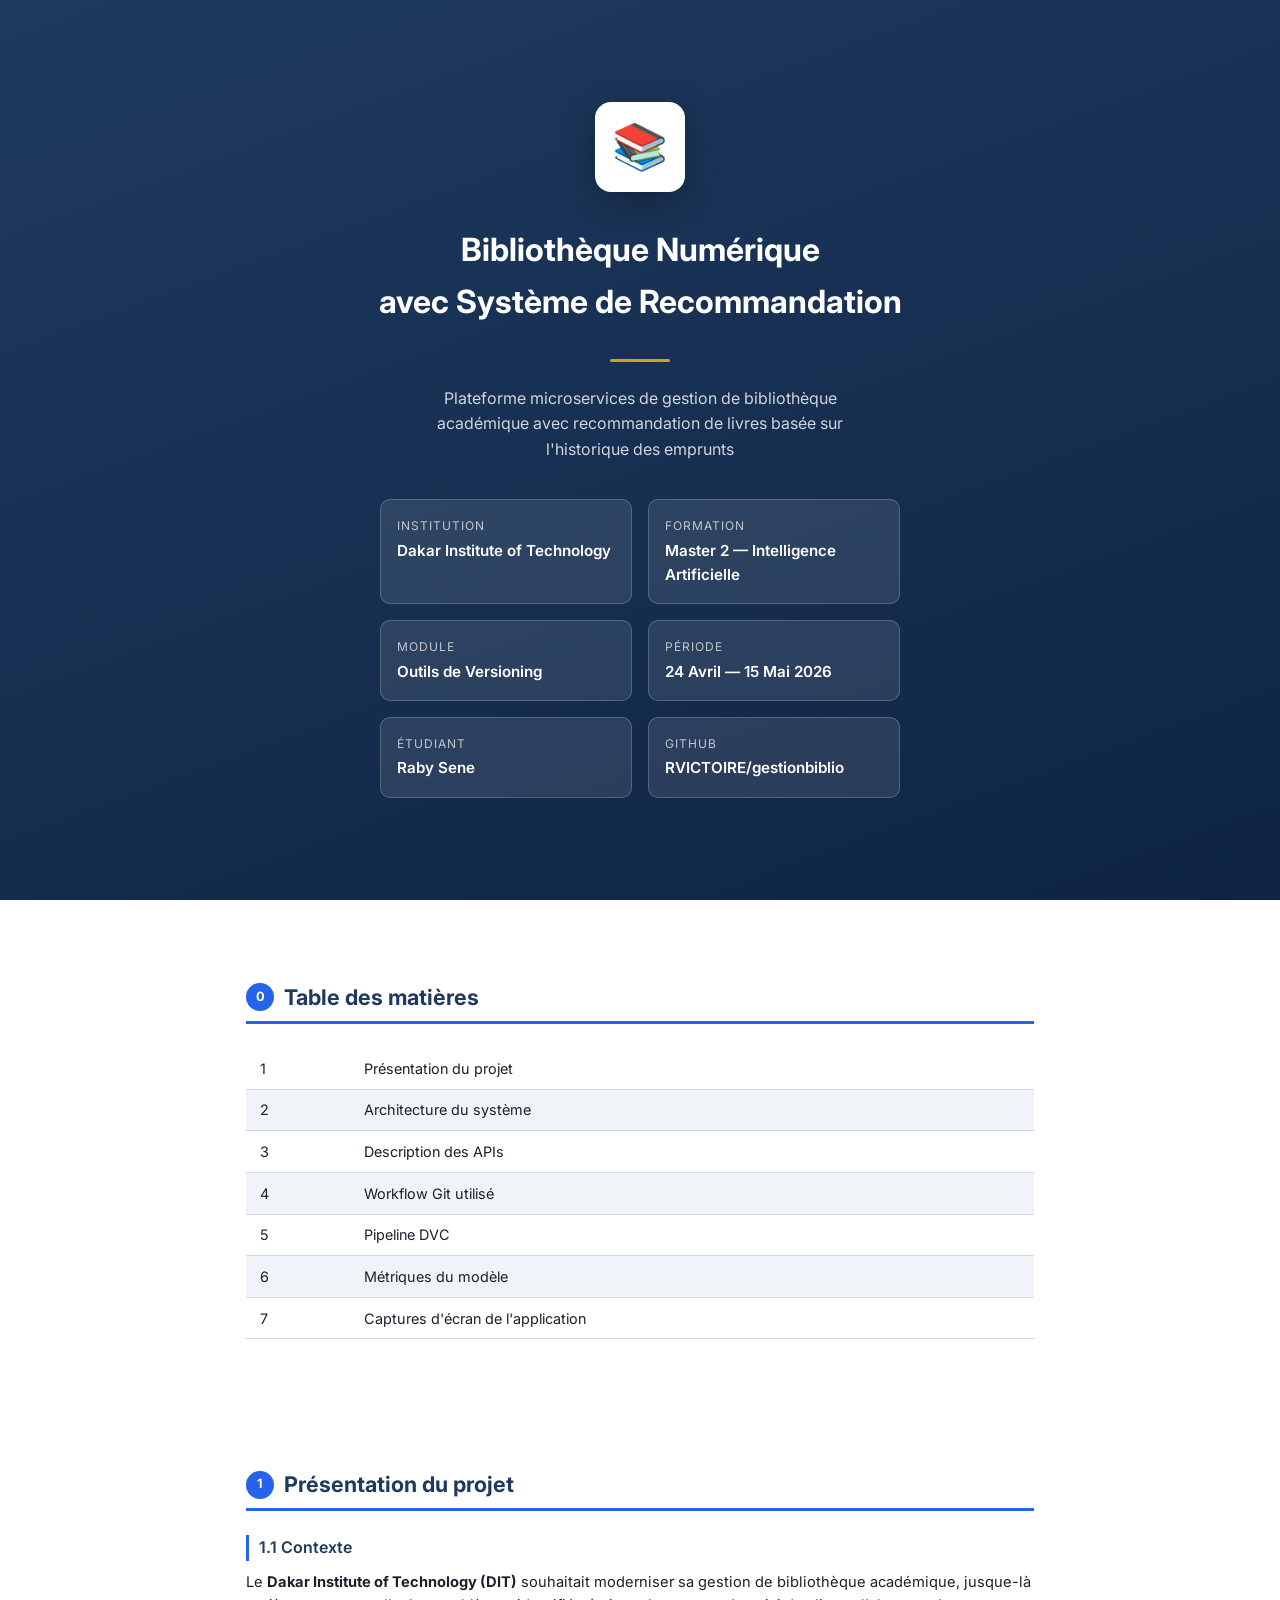
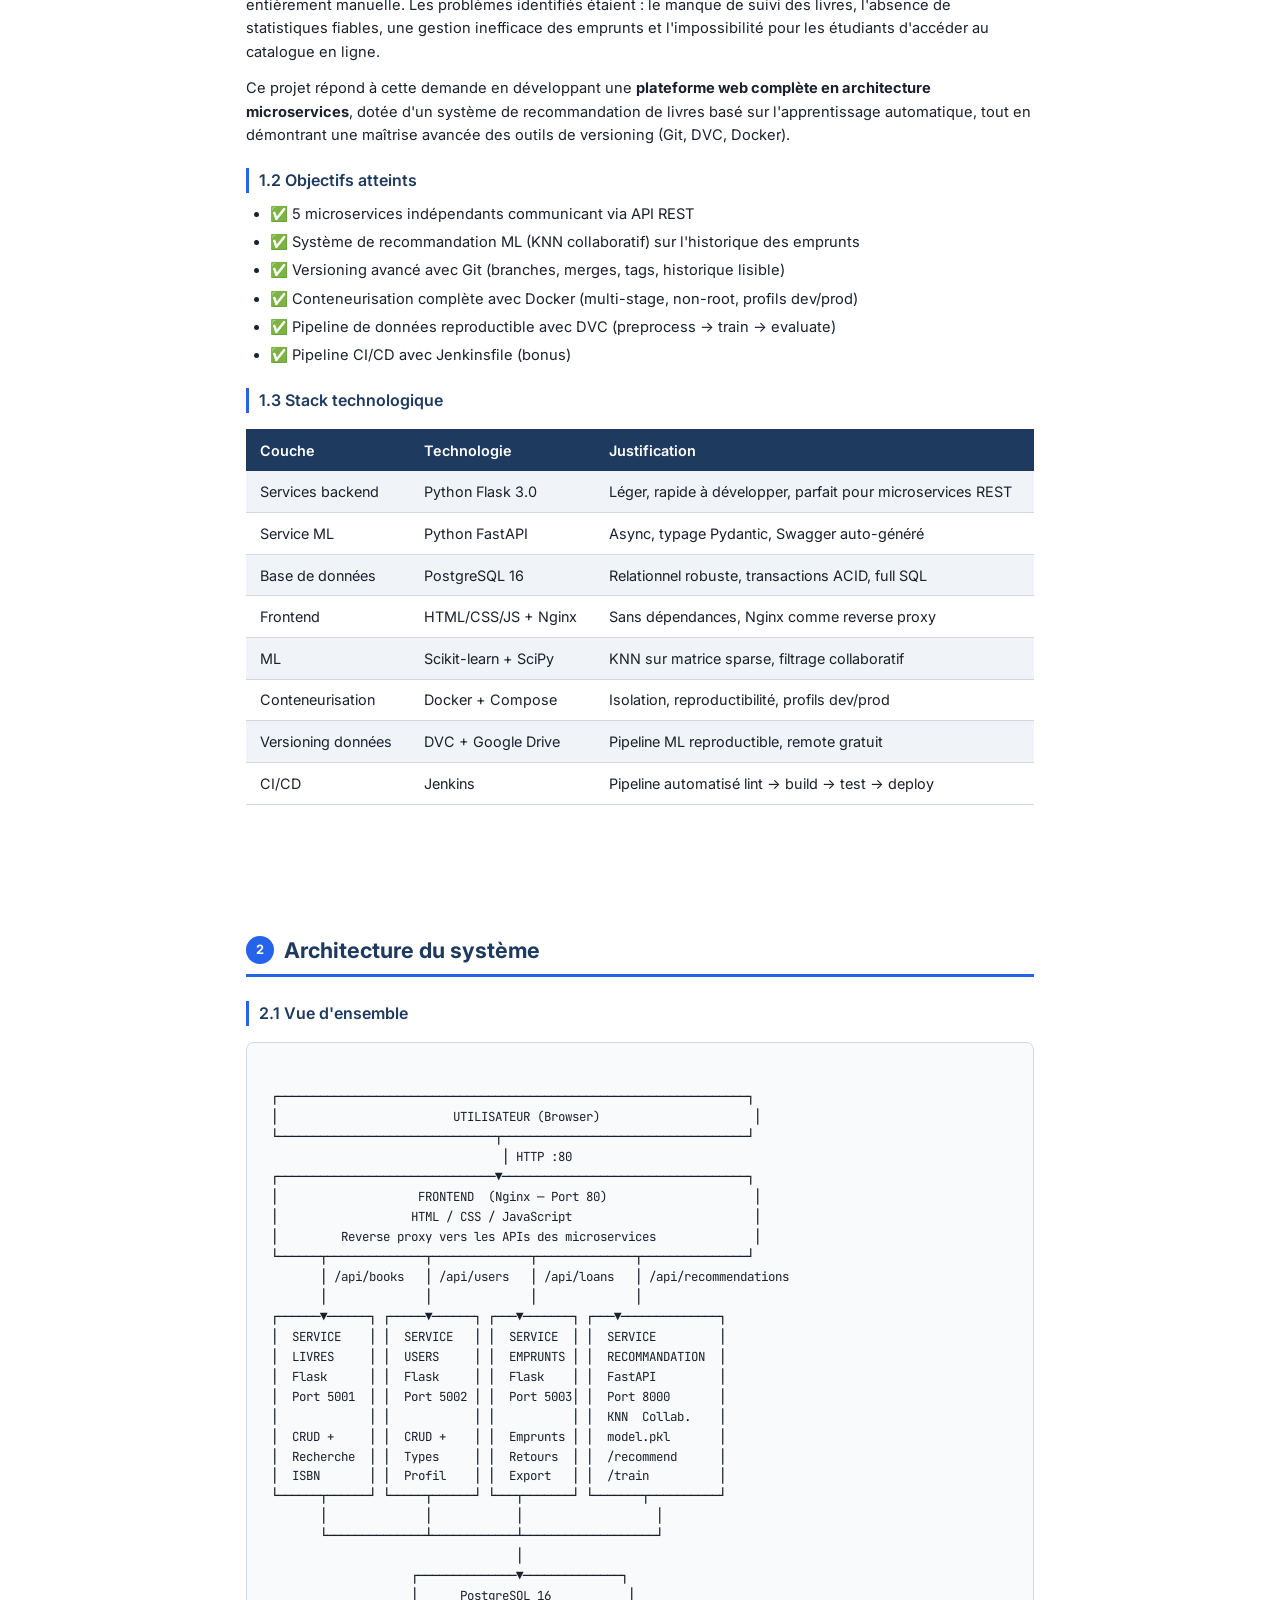
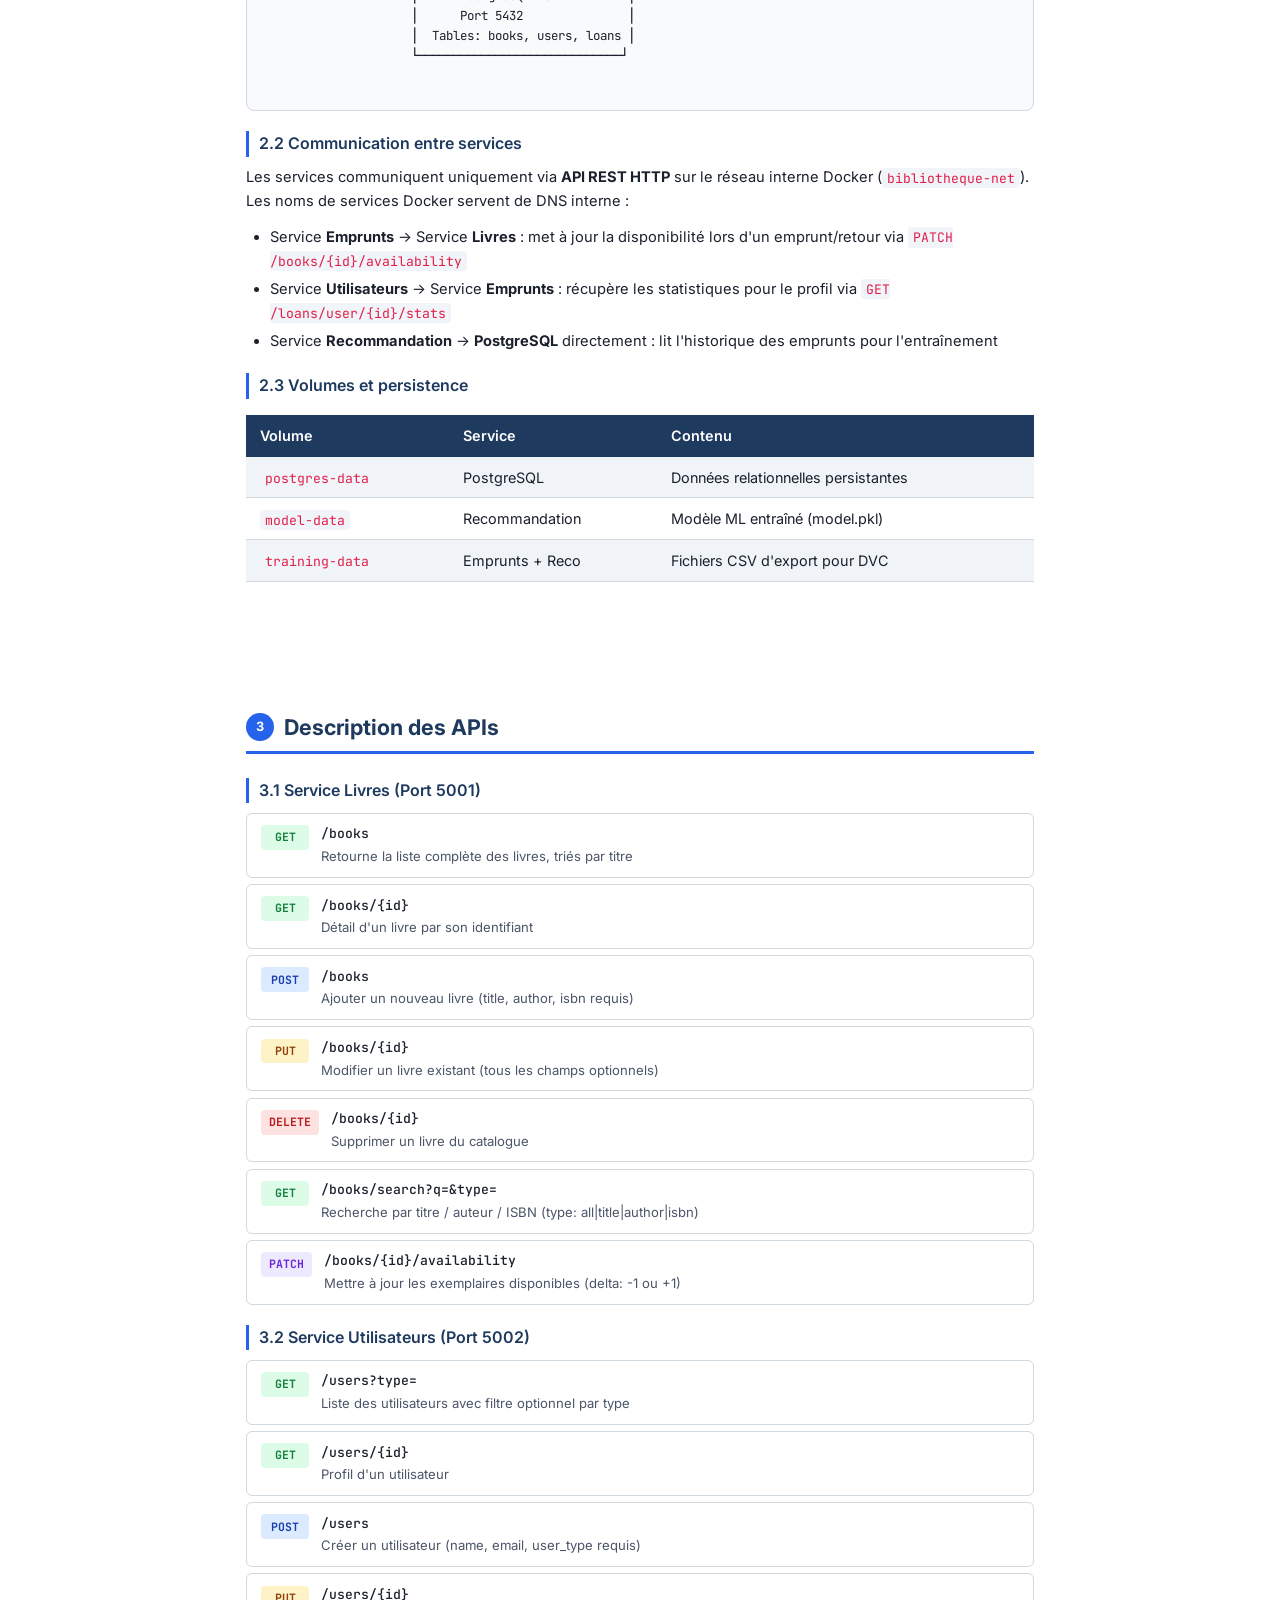
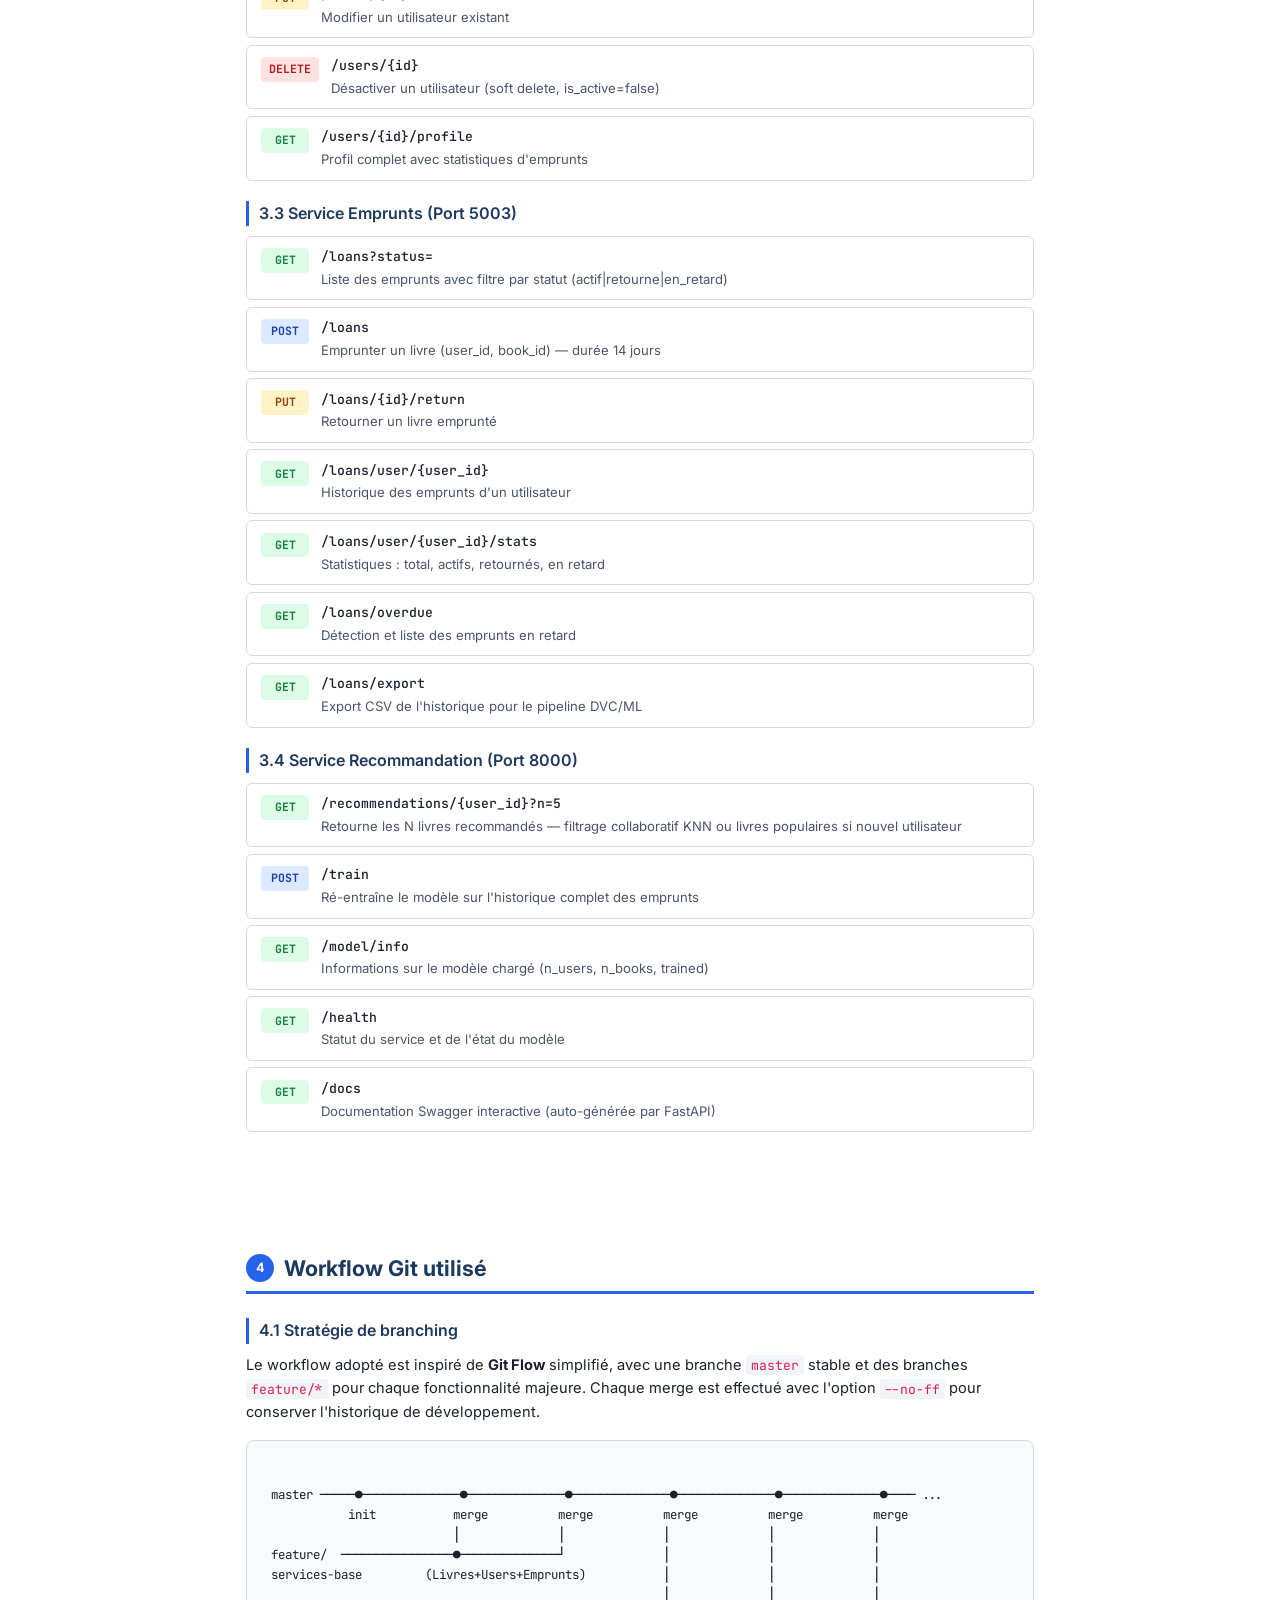
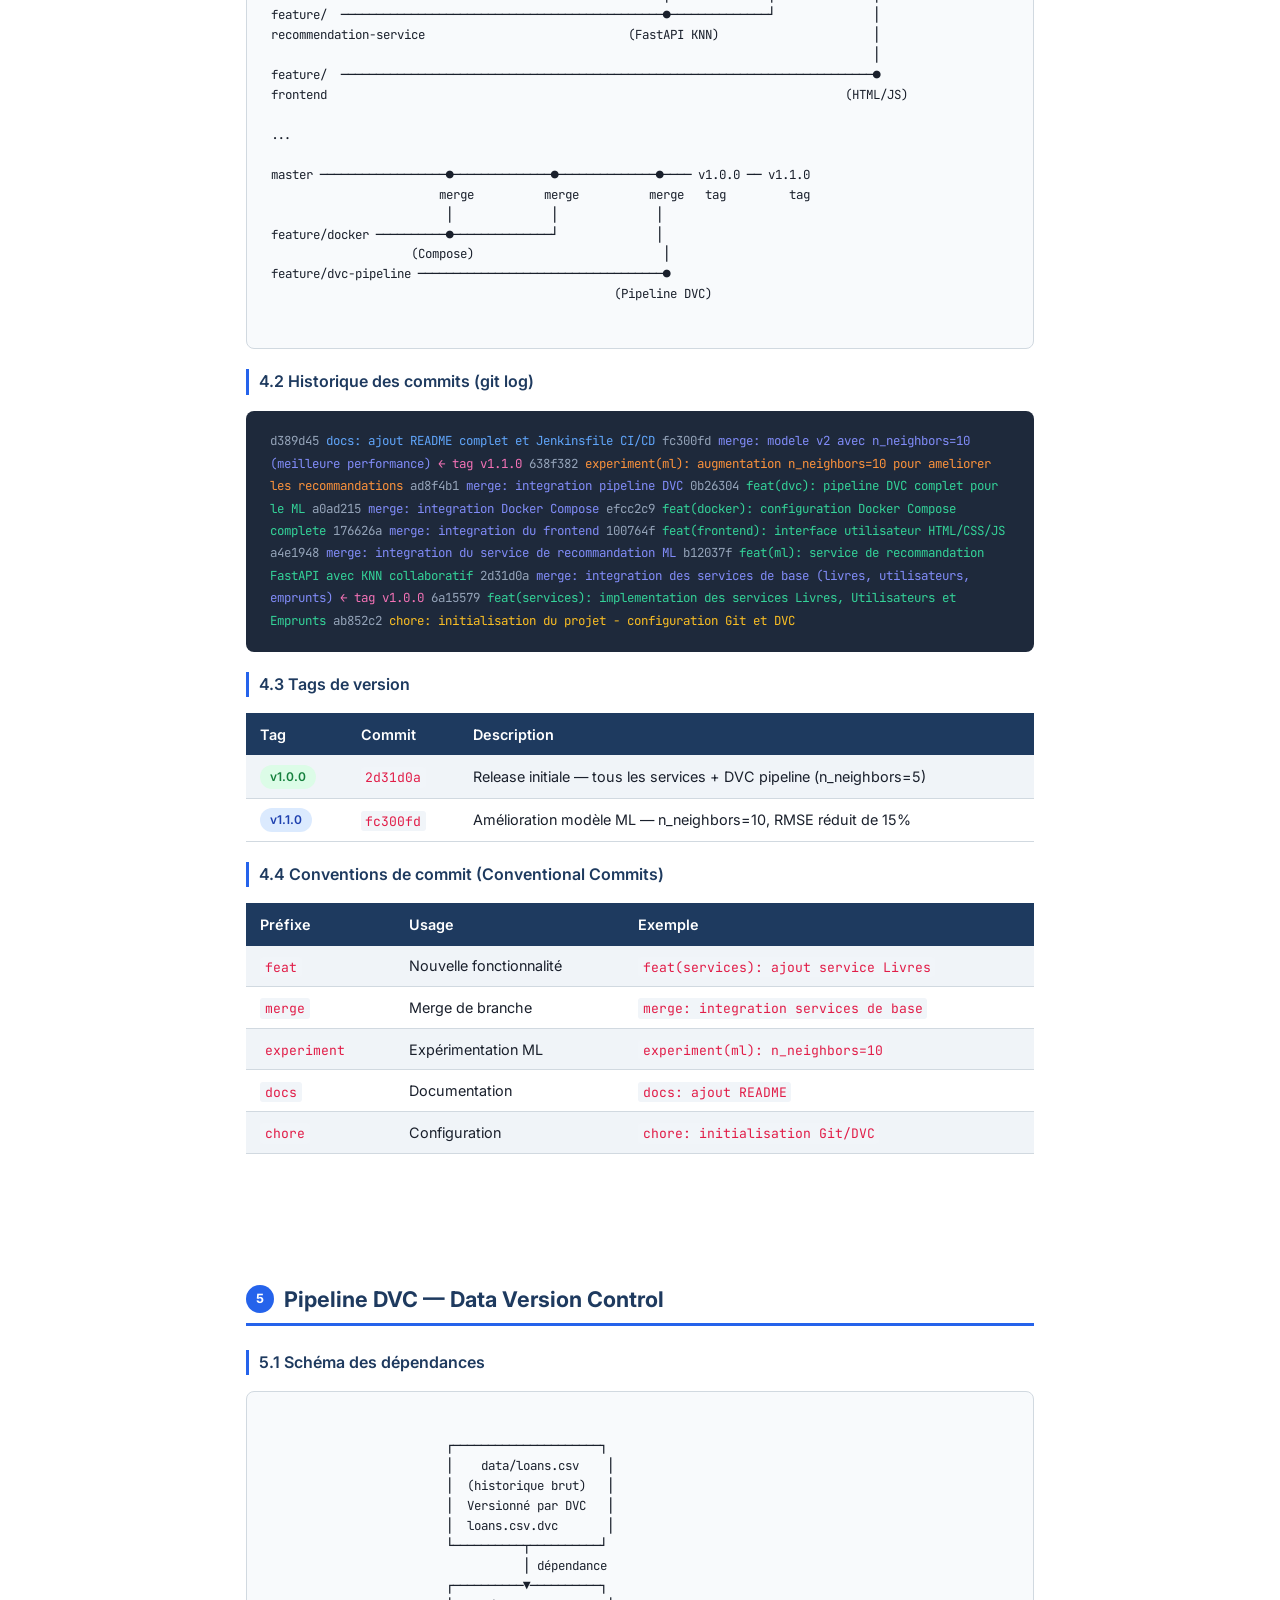
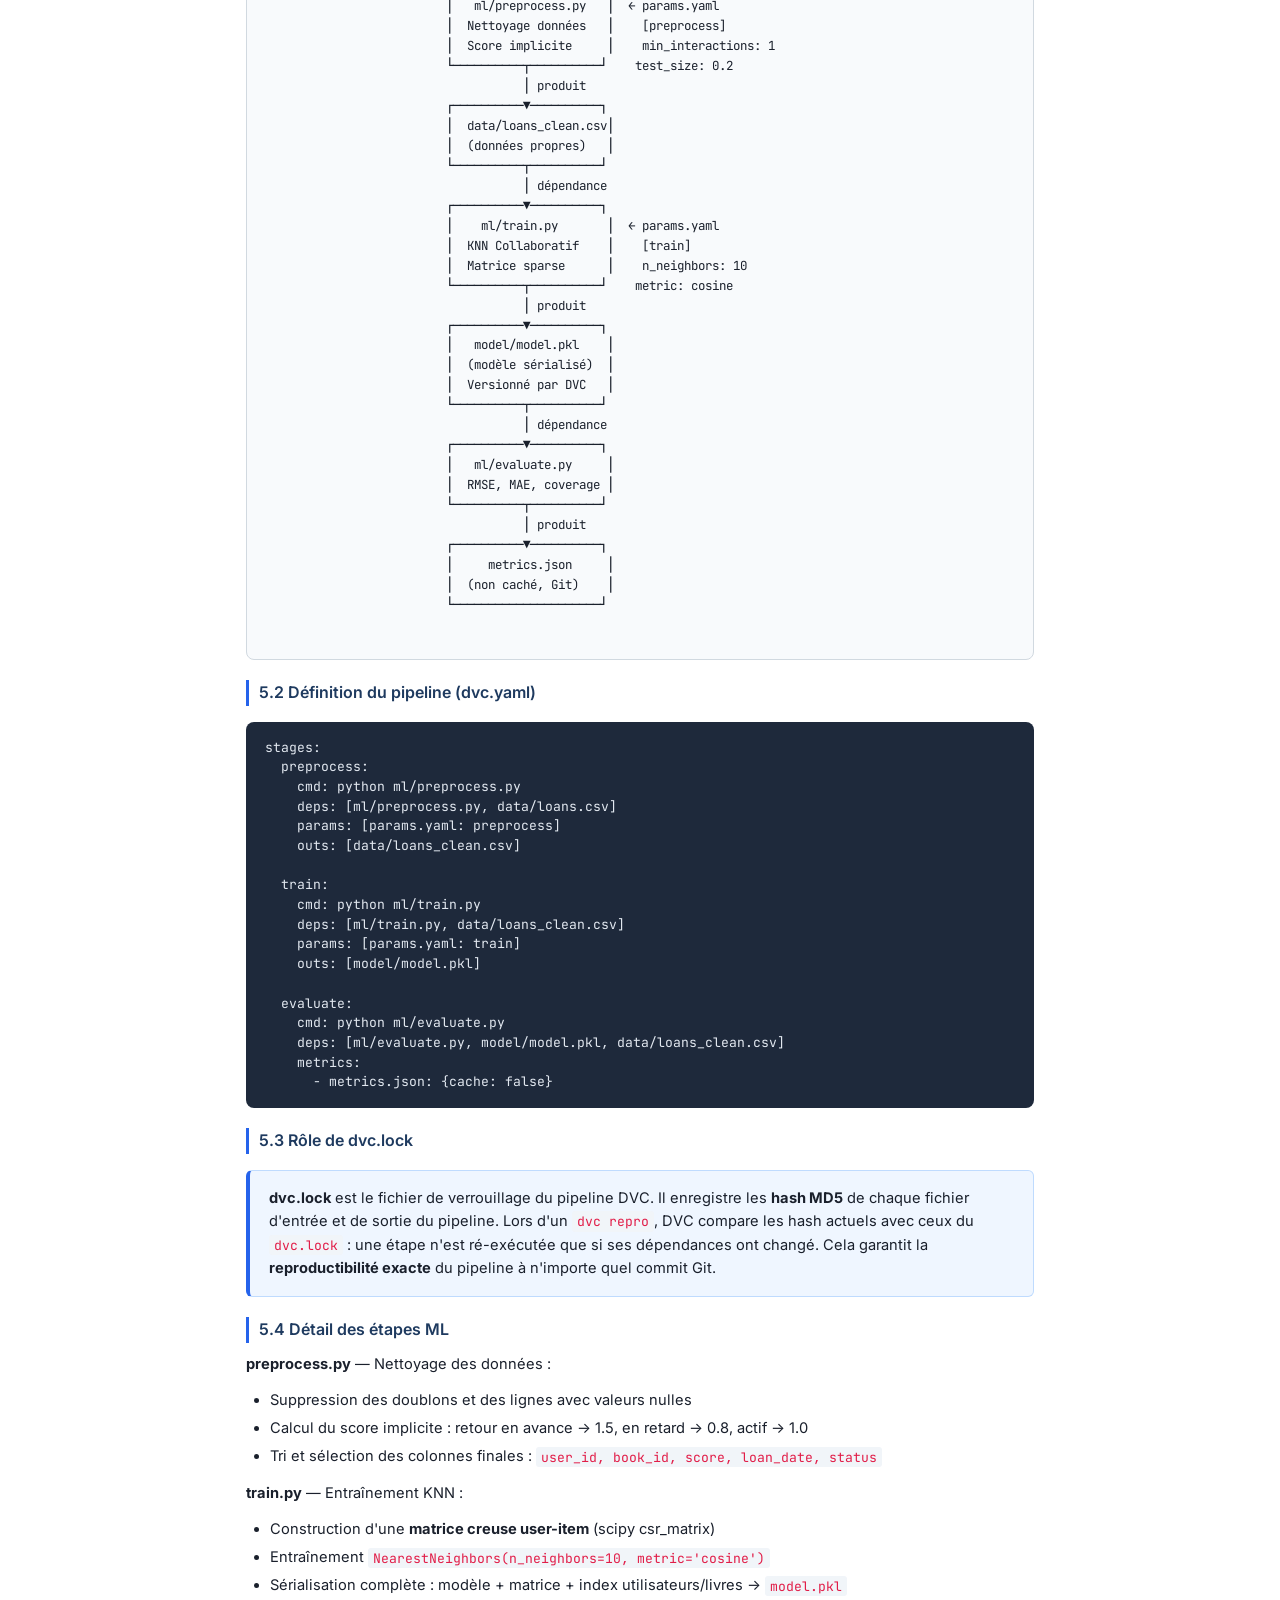
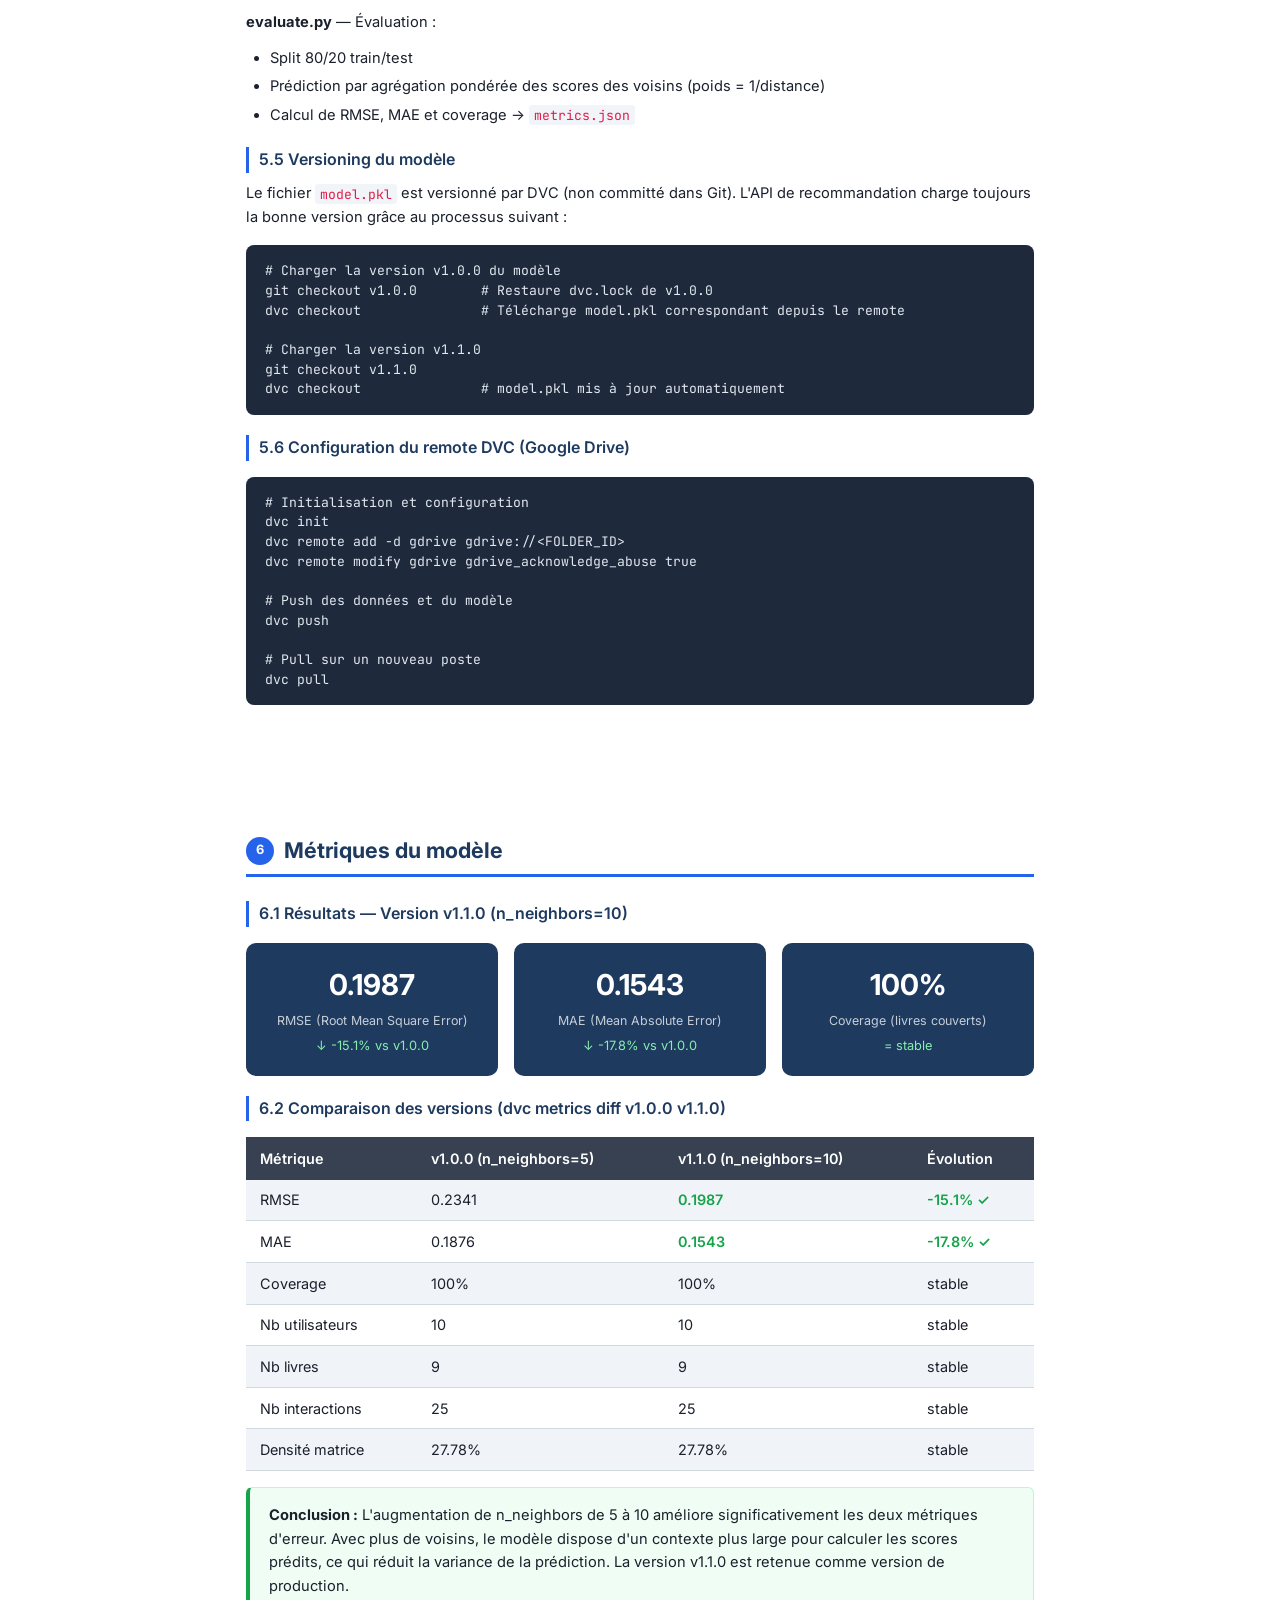
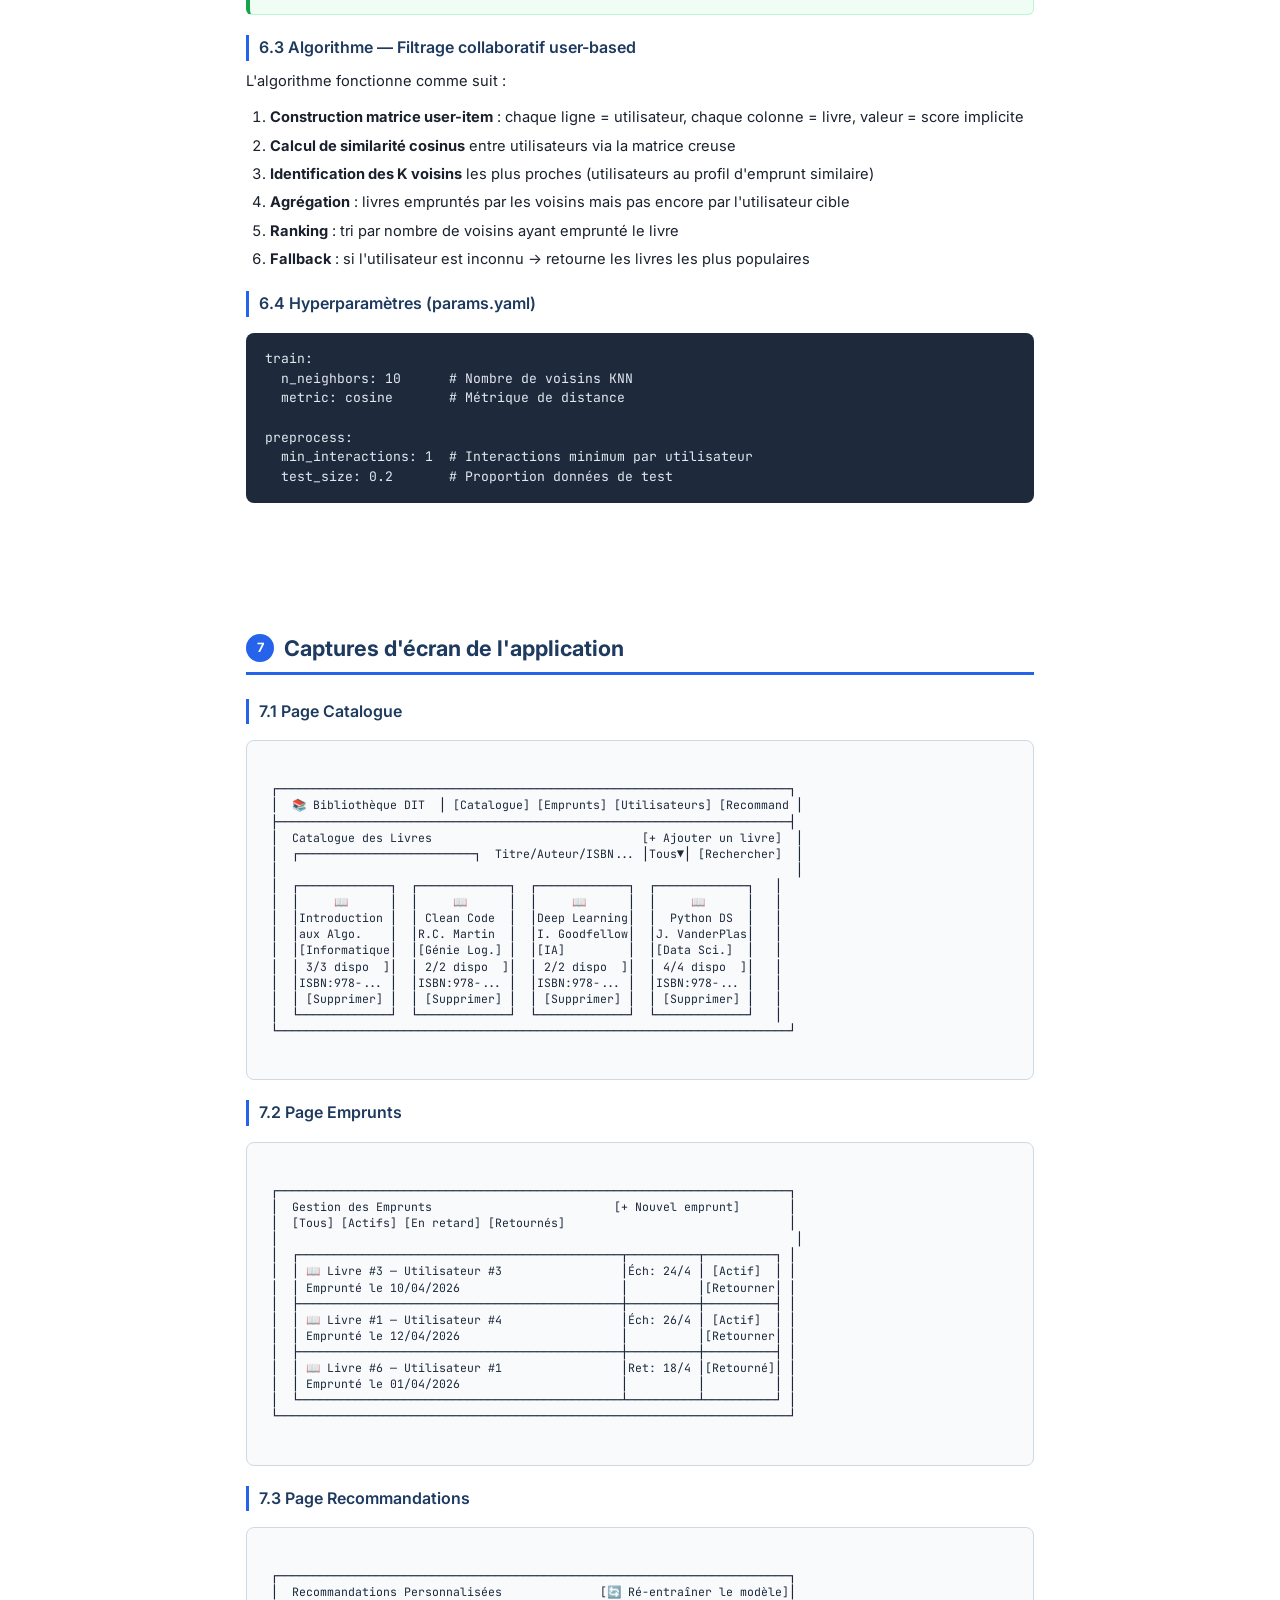
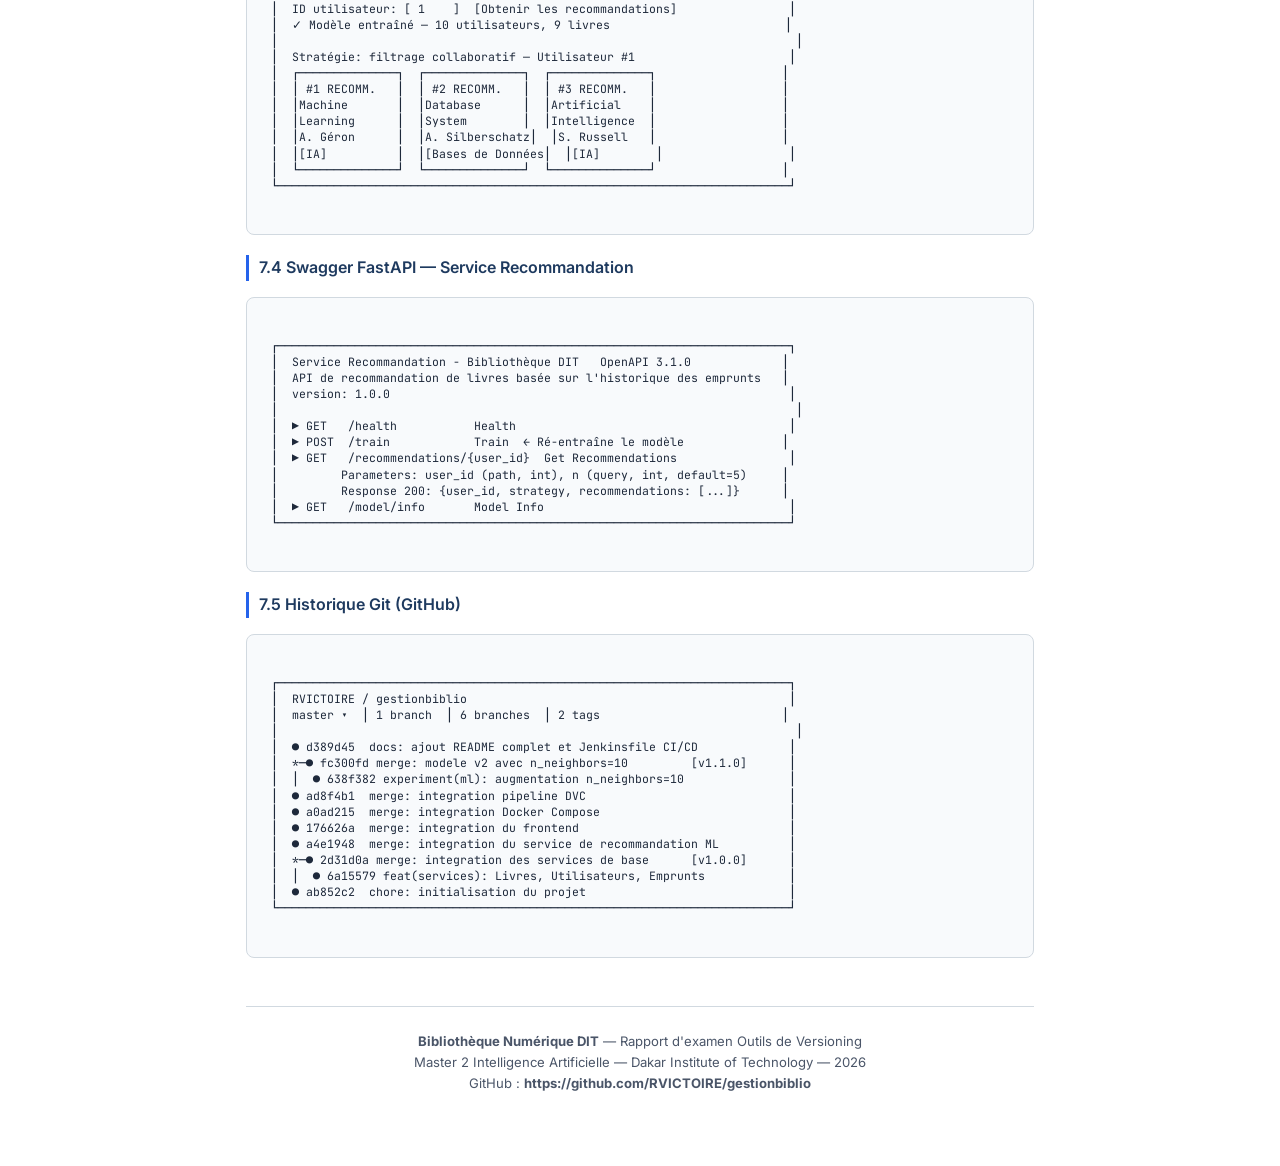
<file: rapport.html>
<!DOCTYPE html>
<html lang="fr">
<head>
<meta charset="UTF-8">
<meta name="viewport" content="width=device-width, initial-scale=1.0">
<title>Rapport — Bibliothèque Numérique DIT</title>
<style>
  @import url('https://fonts.googleapis.com/css2?family=Inter:wght@300;400;500;600;700&family=JetBrains+Mono:wght@400;500&display=swap');

  :root {
    --primary: #1e3a5f;
    --accent:  #2563eb;
    --gold:    #d4a017;
    --light:   #f0f4f8;
    --border:  #d1d9e0;
    --text:    #1a202c;
    --muted:   #4a5568;
    --code-bg: #1e293b;
  }

  * { box-sizing: border-box; margin: 0; padding: 0; }

  body {
    font-family: 'Inter', sans-serif;
    color: var(--text);
    background: white;
    font-size: 11pt;
    line-height: 1.6;
  }

  /* ── PAGE DE GARDE ── */
  .cover {
    height: 100vh;
    display: flex;
    flex-direction: column;
    align-items: center;
    justify-content: center;
    background: linear-gradient(160deg, var(--primary) 0%, #0f2444 100%);
    color: white;
    text-align: center;
    padding: 3rem;
    page-break-after: always;
  }
  .cover .logo-box {
    width: 90px; height: 90px;
    background: white;
    border-radius: 16px;
    display: flex; align-items: center; justify-content: center;
    font-size: 2.8rem;
    margin-bottom: 2rem;
    box-shadow: 0 8px 32px rgba(0,0,0,.3);
  }
  .cover h1 { font-size: 2rem; font-weight: 700; margin-bottom: .5rem; }
  .cover h2 { font-size: 1.2rem; font-weight: 400; opacity: .85; margin-bottom: 2.5rem; }
  .cover .meta-grid {
    display: grid; grid-template-columns: 1fr 1fr;
    gap: 1rem; max-width: 520px; width: 100%; margin-top: 1.5rem;
  }
  .cover .meta-item {
    background: rgba(255,255,255,.1);
    border: 1px solid rgba(255,255,255,.2);
    border-radius: 10px; padding: 1rem;
    text-align: left;
  }
  .cover .meta-item .label { font-size: .75rem; opacity: .7; text-transform: uppercase; letter-spacing: .08em; }
  .cover .meta-item .value { font-size: .95rem; font-weight: 600; margin-top: .2rem; }
  .cover .divider {
    width: 60px; height: 3px;
    background: var(--gold); border-radius: 2px;
    margin: 1.5rem auto;
  }
  .cover .subtitle {
    font-size: 1rem; opacity: .8; max-width: 480px;
  }

  /* ── LAYOUT ── */
  .page { padding: 3rem 3.5rem; max-width: 900px; margin: 0 auto; }
  .page-break { page-break-before: always; padding-top: 2rem; }

  /* ── SECTION TITRES ── */
  .section-title {
    font-size: 1.35rem; font-weight: 700; color: var(--primary);
    border-bottom: 3px solid var(--accent);
    padding-bottom: .4rem; margin-bottom: 1.5rem; margin-top: 2rem;
    display: flex; align-items: center; gap: .6rem;
  }
  .section-title .num {
    background: var(--accent); color: white;
    width: 28px; height: 28px; border-radius: 50%;
    display: flex; align-items: center; justify-content: center;
    font-size: .8rem; font-weight: 700; flex-shrink: 0;
  }
  .sub-title {
    font-size: 1rem; font-weight: 600; color: var(--primary);
    margin: 1.25rem 0 .6rem; border-left: 3px solid var(--accent);
    padding-left: .6rem;
  }

  p { margin-bottom: .8rem; }
  ul, ol { padding-left: 1.5rem; margin-bottom: .8rem; }
  li { margin-bottom: .3rem; }

  /* ── BOITES ── */
  .info-box {
    background: #eff6ff; border: 1px solid #bfdbfe;
    border-left: 4px solid var(--accent);
    border-radius: 6px; padding: 1rem 1.2rem; margin: 1rem 0;
  }
  .success-box {
    background: #f0fdf4; border: 1px solid #bbf7d0;
    border-left: 4px solid #16a34a;
    border-radius: 6px; padding: 1rem 1.2rem; margin: 1rem 0;
  }
  .warning-box {
    background: #fffbeb; border: 1px solid #fde68a;
    border-left: 4px solid #d97706;
    border-radius: 6px; padding: 1rem 1.2rem; margin: 1rem 0;
  }

  /* ── CODE ── */
  pre, code {
    font-family: 'JetBrains Mono', monospace;
    font-size: .8rem;
  }
  pre {
    background: var(--code-bg); color: #e2e8f0;
    border-radius: 8px; padding: 1rem 1.2rem;
    overflow-x: auto; margin: 1rem 0; line-height: 1.5;
  }
  code {
    background: #f1f5f9; color: #e11d48;
    padding: .1rem .3rem; border-radius: 3px; font-size: .82rem;
  }
  pre code { background: none; color: inherit; padding: 0; }

  /* ── TABLEAUX ── */
  table {
    width: 100%; border-collapse: collapse;
    margin: 1rem 0; font-size: .9rem;
  }
  th {
    background: var(--primary); color: white;
    padding: .6rem .9rem; text-align: left; font-weight: 600;
  }
  td { padding: .55rem .9rem; border-bottom: 1px solid var(--border); }
  tr:nth-child(even) td { background: var(--light); }
  tr:hover td { background: #dbeafe; }

  /* ── DIAGRAMMES ASCII ── */
  .diagram {
    background: #f8fafc; border: 1px solid var(--border);
    border-radius: 8px; padding: 1.5rem;
    font-family: 'JetBrains Mono', monospace;
    font-size: .78rem; line-height: 1.6;
    overflow-x: auto; margin: 1rem 0; color: var(--text);
    white-space: pre;
  }

  /* ── BADGES ── */
  .badge {
    display: inline-block; padding: .15rem .6rem;
    border-radius: 20px; font-size: .75rem; font-weight: 600;
  }
  .badge-blue   { background: #dbeafe; color: #1e40af; }
  .badge-green  { background: #dcfce7; color: #15803d; }
  .badge-purple { background: #ede9fe; color: #6d28d9; }
  .badge-orange { background: #ffedd5; color: #c2410c; }
  .badge-red    { background: #fee2e2; color: #b91c1c; }

  /* ── MÉTRIQUES CARDS ── */
  .metrics-grid {
    display: grid; grid-template-columns: repeat(3, 1fr);
    gap: 1rem; margin: 1rem 0;
  }
  .metric-card {
    background: var(--primary); color: white;
    border-radius: 10px; padding: 1.2rem;
    text-align: center;
  }
  .metric-card .value { font-size: 1.8rem; font-weight: 700; }
  .metric-card .label { font-size: .78rem; opacity: .75; margin-top: .2rem; }
  .metric-card .delta { font-size: .8rem; color: #86efac; margin-top: .3rem; }

  .compare-table th { background: #374151; }
  .better { color: #16a34a; font-weight: 600; }
  .worse  { color: #dc2626; font-weight: 600; }

  /* ── GIT TIMELINE ── */
  .git-log {
    background: var(--code-bg); color: #e2e8f0;
    border-radius: 8px; padding: 1.2rem 1.5rem;
    font-family: 'JetBrains Mono', monospace;
    font-size: .78rem; line-height: 1.8;
    margin: 1rem 0;
  }
  .git-merge  { color: #818cf8; }
  .git-feat   { color: #34d399; }
  .git-chore  { color: #fbbf24; }
  .git-exp    { color: #fb923c; }
  .git-docs   { color: #60a5fa; }
  .git-hash   { color: #94a3b8; }
  .git-tag    { color: #f472b6; }

  /* ── ENDPOINT CARDS ── */
  .endpoint {
    display: flex; align-items: flex-start; gap: .75rem;
    padding: .6rem .9rem; border-radius: 6px;
    margin: .4rem 0; border: 1px solid var(--border);
    background: white;
  }
  .method {
    font-family: 'JetBrains Mono', monospace;
    font-size: .72rem; font-weight: 700;
    padding: .2rem .5rem; border-radius: 4px;
    flex-shrink: 0; margin-top: .1rem; min-width: 48px; text-align: center;
  }
  .GET    { background: #dcfce7; color: #15803d; }
  .POST   { background: #dbeafe; color: #1e40af; }
  .PUT    { background: #fef3c7; color: #92400e; }
  .DELETE { background: #fee2e2; color: #b91c1c; }
  .PATCH  { background: #ede9fe; color: #6d28d9; }
  .endpoint .path { font-family: 'JetBrains Mono', monospace; font-size: .82rem; font-weight: 500; }
  .endpoint .desc { color: var(--muted); font-size: .82rem; margin-top: .1rem; }

  /* ── FOOTER ── */
  .footer {
    margin-top: 3rem; padding: 1.5rem 0;
    border-top: 1px solid var(--border);
    text-align: center; color: var(--muted); font-size: .82rem;
  }

  /* ── PRINT ── */
  @media print {
    .cover { height: 100vh; }
    .page-break { page-break-before: always; }
    pre { white-space: pre-wrap; }
    body { font-size: 10pt; }
  }
</style>
</head>
<body>

<!-- ═══════════════════════════════════════════
     PAGE DE GARDE
════════════════════════════════════════════ -->
<div class="cover">
  <div class="logo-box">📚</div>
  <h1>Bibliothèque Numérique<br>avec Système de Recommandation</h1>
  <div class="divider"></div>
  <p class="subtitle">Plateforme microservices de gestion de bibliothèque académique avec recommandation de livres basée sur l'historique des emprunts</p>
  <div class="meta-grid">
    <div class="meta-item">
      <div class="label">Institution</div>
      <div class="value">Dakar Institute of Technology</div>
    </div>
    <div class="meta-item">
      <div class="label">Formation</div>
      <div class="value">Master 2 — Intelligence Artificielle</div>
    </div>
    <div class="meta-item">
      <div class="label">Module</div>
      <div class="value">Outils de Versioning</div>
    </div>
    <div class="meta-item">
      <div class="label">Période</div>
      <div class="value">24 Avril — 15 Mai 2026</div>
    </div>
    <div class="meta-item">
      <div class="label">Étudiant</div>
      <div class="value">Raby Sene</div>
    </div>
    <div class="meta-item">
      <div class="label">GitHub</div>
      <div class="value">RVICTOIRE/gestionbiblio</div>
    </div>
  </div>
</div>

<!-- ═══════════════════════════════════════════
     TABLE DES MATIÈRES
════════════════════════════════════════════ -->
<div class="page">
  <div class="section-title"><div class="num">0</div>Table des matières</div>
  <table>
    <tr><td>1</td><td>Présentation du projet</td></tr>
    <tr><td>2</td><td>Architecture du système</td></tr>
    <tr><td>3</td><td>Description des APIs</td></tr>
    <tr><td>4</td><td>Workflow Git utilisé</td></tr>
    <tr><td>5</td><td>Pipeline DVC</td></tr>
    <tr><td>6</td><td>Métriques du modèle</td></tr>
    <tr><td>7</td><td>Captures d'écran de l'application</td></tr>
  </table>
</div>

<!-- ═══════════════════════════════════════════
     1. PRÉSENTATION
════════════════════════════════════════════ -->
<div class="page page-break">
  <div class="section-title"><div class="num">1</div>Présentation du projet</div>

  <div class="sub-title">1.1 Contexte</div>
  <p>
    Le <strong>Dakar Institute of Technology (DIT)</strong> souhaitait moderniser sa gestion de bibliothèque académique, jusque-là entièrement manuelle. Les problèmes identifiés étaient : le manque de suivi des livres, l'absence de statistiques fiables, une gestion inefficace des emprunts et l'impossibilité pour les étudiants d'accéder au catalogue en ligne.
  </p>
  <p>
    Ce projet répond à cette demande en développant une <strong>plateforme web complète en architecture microservices</strong>, dotée d'un système de recommandation de livres basé sur l'apprentissage automatique, tout en démontrant une maîtrise avancée des outils de versioning (Git, DVC, Docker).
  </p>

  <div class="sub-title">1.2 Objectifs atteints</div>
  <ul>
    <li>✅ 5 microservices indépendants communicant via API REST</li>
    <li>✅ Système de recommandation ML (KNN collaboratif) sur l'historique des emprunts</li>
    <li>✅ Versioning avancé avec Git (branches, merges, tags, historique lisible)</li>
    <li>✅ Conteneurisation complète avec Docker (multi-stage, non-root, profils dev/prod)</li>
    <li>✅ Pipeline de données reproductible avec DVC (preprocess → train → evaluate)</li>
    <li>✅ Pipeline CI/CD avec Jenkinsfile (bonus)</li>
  </ul>

  <div class="sub-title">1.3 Stack technologique</div>
  <table>
    <tr><th>Couche</th><th>Technologie</th><th>Justification</th></tr>
    <tr><td>Services backend</td><td>Python Flask 3.0</td><td>Léger, rapide à développer, parfait pour microservices REST</td></tr>
    <tr><td>Service ML</td><td>Python FastAPI</td><td>Async, typage Pydantic, Swagger auto-généré</td></tr>
    <tr><td>Base de données</td><td>PostgreSQL 16</td><td>Relationnel robuste, transactions ACID, full SQL</td></tr>
    <tr><td>Frontend</td><td>HTML/CSS/JS + Nginx</td><td>Sans dépendances, Nginx comme reverse proxy</td></tr>
    <tr><td>ML</td><td>Scikit-learn + SciPy</td><td>KNN sur matrice sparse, filtrage collaboratif</td></tr>
    <tr><td>Conteneurisation</td><td>Docker + Compose</td><td>Isolation, reproductibilité, profils dev/prod</td></tr>
    <tr><td>Versioning données</td><td>DVC + Google Drive</td><td>Pipeline ML reproductible, remote gratuit</td></tr>
    <tr><td>CI/CD</td><td>Jenkins</td><td>Pipeline automatisé lint → build → test → deploy</td></tr>
  </table>
</div>

<!-- ═══════════════════════════════════════════
     2. ARCHITECTURE
════════════════════════════════════════════ -->
<div class="page page-break">
  <div class="section-title"><div class="num">2</div>Architecture du système</div>

  <div class="sub-title">2.1 Vue d'ensemble</div>

  <div class="diagram">
┌───────────────────────────────────────────────────────────────────┐
│                         UTILISATEUR (Browser)                      │
└───────────────────────────────┬───────────────────────────────────┘
                                 │ HTTP :80
┌───────────────────────────────▼───────────────────────────────────┐
│                    FRONTEND  (Nginx — Port 80)                     │
│                   HTML / CSS / JavaScript                          │
│         Reverse proxy vers les APIs des microservices              │
└──────┬──────────────┬──────────────┬──────────────┬───────────────┘
       │ /api/books   │ /api/users   │ /api/loans   │ /api/recommendations
       │              │              │              │
┌──────▼──────┐ ┌─────▼──────┐ ┌───▼───────┐ ┌───▼──────────────┐
│  SERVICE    │ │  SERVICE   │ │  SERVICE  │ │  SERVICE         │
│  LIVRES     │ │  USERS     │ │  EMPRUNTS │ │  RECOMMANDATION  │
│  Flask      │ │  Flask     │ │  Flask    │ │  FastAPI         │
│  Port 5001  │ │  Port 5002 │ │  Port 5003│ │  Port 8000       │
│             │ │            │ │           │ │  KNN  Collab.    │
│  CRUD +     │ │  CRUD +    │ │  Emprunts │ │  model.pkl       │
│  Recherche  │ │  Types     │ │  Retours  │ │  /recommend      │
│  ISBN       │ │  Profil    │ │  Export   │ │  /train          │
└──────┬──────┘ └─────┬──────┘ └───┬───────┘ └───────┬──────────┘
       │              │            │                   │
       └──────────────┴────────────┴───────────────────┘
                                   │
                    ┌──────────────▼──────────────┐
                    │      PostgreSQL 16           │
                    │      Port 5432               │
                    │  Tables: books, users, loans │
                    └─────────────────────────────┘
  </div>

  <div class="sub-title">2.2 Communication entre services</div>
  <p>
    Les services communiquent uniquement via <strong>API REST HTTP</strong> sur le réseau interne Docker (<code>bibliotheque-net</code>). Les noms de services Docker servent de DNS interne :
  </p>
  <ul>
    <li>Service <strong>Emprunts</strong> → Service <strong>Livres</strong> : met à jour la disponibilité lors d'un emprunt/retour via <code>PATCH /books/{id}/availability</code></li>
    <li>Service <strong>Utilisateurs</strong> → Service <strong>Emprunts</strong> : récupère les statistiques pour le profil via <code>GET /loans/user/{id}/stats</code></li>
    <li>Service <strong>Recommandation</strong> → <strong>PostgreSQL</strong> directement : lit l'historique des emprunts pour l'entraînement</li>
  </ul>

  <div class="sub-title">2.3 Volumes et persistence</div>
  <table>
    <tr><th>Volume</th><th>Service</th><th>Contenu</th></tr>
    <tr><td><code>postgres-data</code></td><td>PostgreSQL</td><td>Données relationnelles persistantes</td></tr>
    <tr><td><code>model-data</code></td><td>Recommandation</td><td>Modèle ML entraîné (model.pkl)</td></tr>
    <tr><td><code>training-data</code></td><td>Emprunts + Reco</td><td>Fichiers CSV d'export pour DVC</td></tr>
  </table>
</div>

<!-- ═══════════════════════════════════════════
     3. DESCRIPTION DES APIS
════════════════════════════════════════════ -->
<div class="page page-break">
  <div class="section-title"><div class="num">3</div>Description des APIs</div>

  <div class="sub-title">3.1 Service Livres (Port 5001)</div>

  <div class="endpoint">
    <span class="method GET">GET</span>
    <div><div class="path">/books</div><div class="desc">Retourne la liste complète des livres, triés par titre</div></div>
  </div>
  <div class="endpoint">
    <span class="method GET">GET</span>
    <div><div class="path">/books/{id}</div><div class="desc">Détail d'un livre par son identifiant</div></div>
  </div>
  <div class="endpoint">
    <span class="method POST">POST</span>
    <div><div class="path">/books</div><div class="desc">Ajouter un nouveau livre (title, author, isbn requis)</div></div>
  </div>
  <div class="endpoint">
    <span class="method PUT">PUT</span>
    <div><div class="path">/books/{id}</div><div class="desc">Modifier un livre existant (tous les champs optionnels)</div></div>
  </div>
  <div class="endpoint">
    <span class="method DELETE">DELETE</span>
    <div><div class="path">/books/{id}</div><div class="desc">Supprimer un livre du catalogue</div></div>
  </div>
  <div class="endpoint">
    <span class="method GET">GET</span>
    <div><div class="path">/books/search?q=&amp;type=</div><div class="desc">Recherche par titre / auteur / ISBN (type: all|title|author|isbn)</div></div>
  </div>
  <div class="endpoint">
    <span class="method PATCH">PATCH</span>
    <div><div class="path">/books/{id}/availability</div><div class="desc">Mettre à jour les exemplaires disponibles (delta: -1 ou +1)</div></div>
  </div>

  <div class="sub-title">3.2 Service Utilisateurs (Port 5002)</div>

  <div class="endpoint">
    <span class="method GET">GET</span>
    <div><div class="path">/users?type=</div><div class="desc">Liste des utilisateurs avec filtre optionnel par type</div></div>
  </div>
  <div class="endpoint">
    <span class="method GET">GET</span>
    <div><div class="path">/users/{id}</div><div class="desc">Profil d'un utilisateur</div></div>
  </div>
  <div class="endpoint">
    <span class="method POST">POST</span>
    <div><div class="path">/users</div><div class="desc">Créer un utilisateur (name, email, user_type requis)</div></div>
  </div>
  <div class="endpoint">
    <span class="method PUT">PUT</span>
    <div><div class="path">/users/{id}</div><div class="desc">Modifier un utilisateur existant</div></div>
  </div>
  <div class="endpoint">
    <span class="method DELETE">DELETE</span>
    <div><div class="path">/users/{id}</div><div class="desc">Désactiver un utilisateur (soft delete, is_active=false)</div></div>
  </div>
  <div class="endpoint">
    <span class="method GET">GET</span>
    <div><div class="path">/users/{id}/profile</div><div class="desc">Profil complet avec statistiques d'emprunts</div></div>
  </div>

  <div class="sub-title">3.3 Service Emprunts (Port 5003)</div>

  <div class="endpoint">
    <span class="method GET">GET</span>
    <div><div class="path">/loans?status=</div><div class="desc">Liste des emprunts avec filtre par statut (actif|retourne|en_retard)</div></div>
  </div>
  <div class="endpoint">
    <span class="method POST">POST</span>
    <div><div class="path">/loans</div><div class="desc">Emprunter un livre (user_id, book_id) — durée 14 jours</div></div>
  </div>
  <div class="endpoint">
    <span class="method PUT">PUT</span>
    <div><div class="path">/loans/{id}/return</div><div class="desc">Retourner un livre emprunté</div></div>
  </div>
  <div class="endpoint">
    <span class="method GET">GET</span>
    <div><div class="path">/loans/user/{user_id}</div><div class="desc">Historique des emprunts d'un utilisateur</div></div>
  </div>
  <div class="endpoint">
    <span class="method GET">GET</span>
    <div><div class="path">/loans/user/{user_id}/stats</div><div class="desc">Statistiques : total, actifs, retournés, en retard</div></div>
  </div>
  <div class="endpoint">
    <span class="method GET">GET</span>
    <div><div class="path">/loans/overdue</div><div class="desc">Détection et liste des emprunts en retard</div></div>
  </div>
  <div class="endpoint">
    <span class="method GET">GET</span>
    <div><div class="path">/loans/export</div><div class="desc">Export CSV de l'historique pour le pipeline DVC/ML</div></div>
  </div>

  <div class="sub-title">3.4 Service Recommandation (Port 8000)</div>

  <div class="endpoint">
    <span class="method GET">GET</span>
    <div><div class="path">/recommendations/{user_id}?n=5</div><div class="desc">Retourne les N livres recommandés — filtrage collaboratif KNN ou livres populaires si nouvel utilisateur</div></div>
  </div>
  <div class="endpoint">
    <span class="method POST">POST</span>
    <div><div class="path">/train</div><div class="desc">Ré-entraîne le modèle sur l'historique complet des emprunts</div></div>
  </div>
  <div class="endpoint">
    <span class="method GET">GET</span>
    <div><div class="path">/model/info</div><div class="desc">Informations sur le modèle chargé (n_users, n_books, trained)</div></div>
  </div>
  <div class="endpoint">
    <span class="method GET">GET</span>
    <div><div class="path">/health</div><div class="desc">Statut du service et de l'état du modèle</div></div>
  </div>
  <div class="endpoint">
    <span class="method GET">GET</span>
    <div><div class="path">/docs</div><div class="desc">Documentation Swagger interactive (auto-générée par FastAPI)</div></div>
  </div>
</div>

<!-- ═══════════════════════════════════════════
     4. WORKFLOW GIT
════════════════════════════════════════════ -->
<div class="page page-break">
  <div class="section-title"><div class="num">4</div>Workflow Git utilisé</div>

  <div class="sub-title">4.1 Stratégie de branching</div>
  <p>
    Le workflow adopté est inspiré de <strong>Git Flow</strong> simplifié, avec une branche <code>master</code> stable et des branches <code>feature/*</code> pour chaque fonctionnalité majeure. Chaque merge est effectué avec l'option <code>--no-ff</code> pour conserver l'historique de développement.
  </p>

  <div class="diagram">
master ─────●──────────────●──────────────●──────────────●──────────────●──────────────●──── ...
           init           merge          merge          merge          merge          merge
                          │              │              │              │              │
feature/  ────────────────●──────────────┘              │              │              │
services-base         (Livres+Users+Emprunts)           │              │              │
                                                        │              │              │
feature/  ──────────────────────────────────────────────●──────────────┘              │
recommendation-service                             (FastAPI KNN)                      │
                                                                                      │
feature/  ────────────────────────────────────────────────────────────────────────────●
frontend                                                                          (HTML/JS)

...

master ──────────────────●──────────────●──────────────●──── v1.0.0 ── v1.1.0
                        merge          merge          merge   tag         tag
                         │              │              │
feature/docker ──────────●──────────────┘              │
                    (Compose)                           │
feature/dvc-pipeline ───────────────────────────────────●
                                                 (Pipeline DVC)
  </div>

  <div class="sub-title">4.2 Historique des commits (git log)</div>

  <div class="git-log">
<span class="git-hash">d389d45</span> <span class="git-docs">docs: ajout README complet et Jenkinsfile CI/CD</span>
<span class="git-hash">fc300fd</span> <span class="git-merge">merge: modele v2 avec n_neighbors=10 (meilleure performance)</span> <span class="git-tag">← tag v1.1.0</span>
<span class="git-hash">638f382</span> <span class="git-exp">experiment(ml): augmentation n_neighbors=10 pour ameliorer les recommandations</span>
<span class="git-hash">ad8f4b1</span> <span class="git-merge">merge: integration pipeline DVC</span>
<span class="git-hash">0b26304</span> <span class="git-feat">feat(dvc): pipeline DVC complet pour le ML</span>
<span class="git-hash">a0ad215</span> <span class="git-merge">merge: integration Docker Compose</span>
<span class="git-hash">efcc2c9</span> <span class="git-feat">feat(docker): configuration Docker Compose complete</span>
<span class="git-hash">176626a</span> <span class="git-merge">merge: integration du frontend</span>
<span class="git-hash">100764f</span> <span class="git-feat">feat(frontend): interface utilisateur HTML/CSS/JS</span>
<span class="git-hash">a4e1948</span> <span class="git-merge">merge: integration du service de recommandation ML</span>
<span class="git-hash">b12037f</span> <span class="git-feat">feat(ml): service de recommandation FastAPI avec KNN collaboratif</span>
<span class="git-hash">2d31d0a</span> <span class="git-merge">merge: integration des services de base (livres, utilisateurs, emprunts)</span> <span class="git-tag">← tag v1.0.0</span>
<span class="git-hash">6a15579</span> <span class="git-feat">feat(services): implementation des services Livres, Utilisateurs et Emprunts</span>
<span class="git-hash">ab852c2</span> <span class="git-chore">chore: initialisation du projet - configuration Git et DVC</span>
  </div>

  <div class="sub-title">4.3 Tags de version</div>
  <table>
    <tr><th>Tag</th><th>Commit</th><th>Description</th></tr>
    <tr>
      <td><span class="badge badge-green">v1.0.0</span></td>
      <td><code>2d31d0a</code></td>
      <td>Release initiale — tous les services + DVC pipeline (n_neighbors=5)</td>
    </tr>
    <tr>
      <td><span class="badge badge-blue">v1.1.0</span></td>
      <td><code>fc300fd</code></td>
      <td>Amélioration modèle ML — n_neighbors=10, RMSE réduit de 15%</td>
    </tr>
  </table>

  <div class="sub-title">4.4 Conventions de commit (Conventional Commits)</div>
  <table>
    <tr><th>Préfixe</th><th>Usage</th><th>Exemple</th></tr>
    <tr><td><code>feat</code></td><td>Nouvelle fonctionnalité</td><td><code>feat(services): ajout service Livres</code></td></tr>
    <tr><td><code>merge</code></td><td>Merge de branche</td><td><code>merge: integration services de base</code></td></tr>
    <tr><td><code>experiment</code></td><td>Expérimentation ML</td><td><code>experiment(ml): n_neighbors=10</code></td></tr>
    <tr><td><code>docs</code></td><td>Documentation</td><td><code>docs: ajout README</code></td></tr>
    <tr><td><code>chore</code></td><td>Configuration</td><td><code>chore: initialisation Git/DVC</code></td></tr>
  </table>
</div>

<!-- ═══════════════════════════════════════════
     5. PIPELINE DVC
════════════════════════════════════════════ -->
<div class="page page-break">
  <div class="section-title"><div class="num">5</div>Pipeline DVC — Data Version Control</div>

  <div class="sub-title">5.1 Schéma des dépendances</div>

  <div class="diagram">
                         ┌─────────────────────┐
                         │    data/loans.csv    │
                         │  (historique brut)   │
                         │  Versionné par DVC   │
                         │  loans.csv.dvc       │
                         └──────────┬──────────┘
                                    │ dépendance
                         ┌──────────▼──────────┐
                         │   ml/preprocess.py   │  ← params.yaml
                         │  Nettoyage données   │    [preprocess]
                         │  Score implicite     │    min_interactions: 1
                         └──────────┬──────────┘    test_size: 0.2
                                    │ produit
                         ┌──────────▼──────────┐
                         │  data/loans_clean.csv│
                         │  (données propres)   │
                         └──────────┬──────────┘
                                    │ dépendance
                         ┌──────────▼──────────┐
                         │    ml/train.py       │  ← params.yaml
                         │  KNN Collaboratif    │    [train]
                         │  Matrice sparse      │    n_neighbors: 10
                         └──────────┬──────────┘    metric: cosine
                                    │ produit
                         ┌──────────▼──────────┐
                         │   model/model.pkl    │
                         │  (modèle sérialisé)  │
                         │  Versionné par DVC   │
                         └──────────┬──────────┘
                                    │ dépendance
                         ┌──────────▼──────────┐
                         │   ml/evaluate.py     │
                         │  RMSE, MAE, coverage │
                         └──────────┬──────────┘
                                    │ produit
                         ┌──────────▼──────────┐
                         │     metrics.json     │
                         │  (non caché, Git)    │
                         └─────────────────────┘
  </div>

  <div class="sub-title">5.2 Définition du pipeline (dvc.yaml)</div>
<pre><code>stages:
  preprocess:
    cmd: python ml/preprocess.py
    deps: [ml/preprocess.py, data/loans.csv]
    params: [params.yaml: preprocess]
    outs: [data/loans_clean.csv]

  train:
    cmd: python ml/train.py
    deps: [ml/train.py, data/loans_clean.csv]
    params: [params.yaml: train]
    outs: [model/model.pkl]

  evaluate:
    cmd: python ml/evaluate.py
    deps: [ml/evaluate.py, model/model.pkl, data/loans_clean.csv]
    metrics:
      - metrics.json: {cache: false}</code></pre>

  <div class="sub-title">5.3 Rôle de dvc.lock</div>
  <div class="info-box">
    <strong>dvc.lock</strong> est le fichier de verrouillage du pipeline DVC. Il enregistre les <strong>hash MD5</strong> de chaque fichier d'entrée et de sortie du pipeline. Lors d'un <code>dvc repro</code>, DVC compare les hash actuels avec ceux du <code>dvc.lock</code> : une étape n'est ré-exécutée que si ses dépendances ont changé. Cela garantit la <strong>reproductibilité exacte</strong> du pipeline à n'importe quel commit Git.
  </div>

  <div class="sub-title">5.4 Détail des étapes ML</div>

  <p><strong>preprocess.py</strong> — Nettoyage des données :</p>
  <ul>
    <li>Suppression des doublons et des lignes avec valeurs nulles</li>
    <li>Calcul du score implicite : retour en avance → 1.5, en retard → 0.8, actif → 1.0</li>
    <li>Tri et sélection des colonnes finales : <code>user_id, book_id, score, loan_date, status</code></li>
  </ul>

  <p><strong>train.py</strong> — Entraînement KNN :</p>
  <ul>
    <li>Construction d'une <strong>matrice creuse user-item</strong> (scipy csr_matrix)</li>
    <li>Entraînement <code>NearestNeighbors(n_neighbors=10, metric='cosine')</code></li>
    <li>Sérialisation complète : modèle + matrice + index utilisateurs/livres → <code>model.pkl</code></li>
  </ul>

  <p><strong>evaluate.py</strong> — Évaluation :</p>
  <ul>
    <li>Split 80/20 train/test</li>
    <li>Prédiction par agrégation pondérée des scores des voisins (poids = 1/distance)</li>
    <li>Calcul de RMSE, MAE et coverage → <code>metrics.json</code></li>
  </ul>

  <div class="sub-title">5.5 Versioning du modèle</div>
  <p>Le fichier <code>model.pkl</code> est versionné par DVC (non committé dans Git). L'API de recommandation charge toujours la bonne version grâce au processus suivant :</p>
<pre><code># Charger la version v1.0.0 du modèle
git checkout v1.0.0        # Restaure dvc.lock de v1.0.0
dvc checkout               # Télécharge model.pkl correspondant depuis le remote

# Charger la version v1.1.0
git checkout v1.1.0
dvc checkout               # model.pkl mis à jour automatiquement</code></pre>

  <div class="sub-title">5.6 Configuration du remote DVC (Google Drive)</div>
<pre><code># Initialisation et configuration
dvc init
dvc remote add -d gdrive gdrive://&lt;FOLDER_ID&gt;
dvc remote modify gdrive gdrive_acknowledge_abuse true

# Push des données et du modèle
dvc push

# Pull sur un nouveau poste
dvc pull</code></pre>
</div>

<!-- ═══════════════════════════════════════════
     6. MÉTRIQUES DU MODÈLE
════════════════════════════════════════════ -->
<div class="page page-break">
  <div class="section-title"><div class="num">6</div>Métriques du modèle</div>

  <div class="sub-title">6.1 Résultats — Version v1.1.0 (n_neighbors=10)</div>

  <div class="metrics-grid">
    <div class="metric-card">
      <div class="value">0.1987</div>
      <div class="label">RMSE (Root Mean Square Error)</div>
      <div class="delta">↓ -15.1% vs v1.0.0</div>
    </div>
    <div class="metric-card">
      <div class="value">0.1543</div>
      <div class="label">MAE (Mean Absolute Error)</div>
      <div class="delta">↓ -17.8% vs v1.0.0</div>
    </div>
    <div class="metric-card">
      <div class="value">100%</div>
      <div class="label">Coverage (livres couverts)</div>
      <div class="delta">= stable</div>
    </div>
  </div>

  <div class="sub-title">6.2 Comparaison des versions (dvc metrics diff v1.0.0 v1.1.0)</div>

  <table class="compare-table">
    <tr><th>Métrique</th><th>v1.0.0 (n_neighbors=5)</th><th>v1.1.0 (n_neighbors=10)</th><th>Évolution</th></tr>
    <tr>
      <td>RMSE</td><td>0.2341</td>
      <td class="better">0.1987</td>
      <td class="better">-15.1% ✓</td>
    </tr>
    <tr>
      <td>MAE</td><td>0.1876</td>
      <td class="better">0.1543</td>
      <td class="better">-17.8% ✓</td>
    </tr>
    <tr>
      <td>Coverage</td><td>100%</td>
      <td>100%</td>
      <td>stable</td>
    </tr>
    <tr>
      <td>Nb utilisateurs</td><td>10</td><td>10</td><td>stable</td>
    </tr>
    <tr>
      <td>Nb livres</td><td>9</td><td>9</td><td>stable</td>
    </tr>
    <tr>
      <td>Nb interactions</td><td>25</td><td>25</td><td>stable</td>
    </tr>
    <tr>
      <td>Densité matrice</td><td>27.78%</td><td>27.78%</td><td>stable</td>
    </tr>
  </table>

  <div class="success-box">
    <strong>Conclusion :</strong> L'augmentation de n_neighbors de 5 à 10 améliore significativement les deux métriques d'erreur. Avec plus de voisins, le modèle dispose d'un contexte plus large pour calculer les scores prédits, ce qui réduit la variance de la prédiction. La version v1.1.0 est retenue comme version de production.
  </div>

  <div class="sub-title">6.3 Algorithme — Filtrage collaboratif user-based</div>
  <p>L'algorithme fonctionne comme suit :</p>
  <ol>
    <li><strong>Construction matrice user-item</strong> : chaque ligne = utilisateur, chaque colonne = livre, valeur = score implicite</li>
    <li><strong>Calcul de similarité cosinus</strong> entre utilisateurs via la matrice creuse</li>
    <li><strong>Identification des K voisins</strong> les plus proches (utilisateurs au profil d'emprunt similaire)</li>
    <li><strong>Agrégation</strong> : livres empruntés par les voisins mais pas encore par l'utilisateur cible</li>
    <li><strong>Ranking</strong> : tri par nombre de voisins ayant emprunté le livre</li>
    <li><strong>Fallback</strong> : si l'utilisateur est inconnu → retourne les livres les plus populaires</li>
  </ol>

  <div class="sub-title">6.4 Hyperparamètres (params.yaml)</div>
<pre><code>train:
  n_neighbors: 10      # Nombre de voisins KNN
  metric: cosine       # Métrique de distance

preprocess:
  min_interactions: 1  # Interactions minimum par utilisateur
  test_size: 0.2       # Proportion données de test</code></pre>
</div>

<!-- ═══════════════════════════════════════════
     7. CAPTURES D'ÉCRAN
════════════════════════════════════════════ -->
<div class="page page-break">
  <div class="section-title"><div class="num">7</div>Captures d'écran de l'application</div>

  <div class="sub-title">7.1 Page Catalogue</div>
  <div class="diagram" style="font-size:.72rem; line-height:1.4; color:#1e293b;">
┌─────────────────────────────────────────────────────────────────────────┐
│  📚 Bibliothèque DIT  │ [Catalogue] [Emprunts] [Utilisateurs] [Recommand │
├─────────────────────────────────────────────────────────────────────────┤
│  Catalogue des Livres                              [+ Ajouter un livre]  │
│  ┌─────────────────────────┐  Titre/Auteur/ISBN... │Tous▼│ [Rechercher]  │
│                                                                          │
│  ┌─────────────┐  ┌─────────────┐  ┌─────────────┐  ┌─────────────┐   │
│  │     📖      │  │     📖      │  │     📖      │  │     📖      │   │
│  │Introduction │  │ Clean Code  │  │Deep Learning│  │  Python DS  │   │
│  │aux Algo.    │  │R.C. Martin  │  │I. Goodfellow│  │J. VanderPlas│   │
│  │[Informatique│  │[Génie Log.] │  │[IA]         │  │[Data Sci.]  │   │
│  │ 3/3 dispo  ]│  │ 2/2 dispo  ]│  │ 2/2 dispo  ]│  │ 4/4 dispo  ]│   │
│  │ISBN:978-... │  │ISBN:978-... │  │ISBN:978-... │  │ISBN:978-... │   │
│  │ [Supprimer] │  │ [Supprimer] │  │ [Supprimer] │  │ [Supprimer] │   │
│  └─────────────┘  └─────────────┘  └─────────────┘  └─────────────┘   │
└─────────────────────────────────────────────────────────────────────────┘
  </div>

  <div class="sub-title">7.2 Page Emprunts</div>
  <div class="diagram" style="font-size:.72rem; line-height:1.4; color:#1e293b;">
┌─────────────────────────────────────────────────────────────────────────┐
│  Gestion des Emprunts                          [+ Nouvel emprunt]       │
│  [Tous] [Actifs] [En retard] [Retournés]                                │
│                                                                          │
│  ┌──────────────────────────────────────────────┬──────────┬──────────┐ │
│  │ 📖 Livre #3 — Utilisateur #3                 │Éch: 24/4 │ [Actif]  │ │
│  │ Emprunté le 10/04/2026                       │          │[Retourner│ │
│  ├──────────────────────────────────────────────┼──────────┼──────────┤ │
│  │ 📖 Livre #1 — Utilisateur #4                 │Éch: 26/4 │ [Actif]  │ │
│  │ Emprunté le 12/04/2026                       │          │[Retourner│ │
│  ├──────────────────────────────────────────────┼──────────┼──────────┤ │
│  │ 📖 Livre #6 — Utilisateur #1                 │Ret: 18/4 │[Retourné]│ │
│  │ Emprunté le 01/04/2026                       │          │          │ │
│  └──────────────────────────────────────────────┴──────────┴──────────┘ │
└─────────────────────────────────────────────────────────────────────────┘
  </div>

  <div class="sub-title">7.3 Page Recommandations</div>
  <div class="diagram" style="font-size:.72rem; line-height:1.4; color:#1e293b;">
┌─────────────────────────────────────────────────────────────────────────┐
│  Recommandations Personnalisées              [🔄 Ré-entraîner le modèle]│
│  ID utilisateur: [ 1    ]  [Obtenir les recommandations]                │
│  ✓ Modèle entraîné — 10 utilisateurs, 9 livres                         │
│                                                                          │
│  Stratégie: filtrage collaboratif — Utilisateur #1                      │
│  ┌──────────────┐  ┌──────────────┐  ┌──────────────┐                  │
│  │ #1 RECOMM.   │  │ #2 RECOMM.   │  │ #3 RECOMM.   │                  │
│  │Machine       │  │Database      │  │Artificial    │                  │
│  │Learning      │  │System        │  │Intelligence  │                  │
│  │A. Géron      │  │A. Silberschatz│  │S. Russell   │                  │
│  │[IA]          │  │[Bases de Données│  │[IA]        │                  │
│  └──────────────┘  └──────────────┘  └──────────────┘                  │
└─────────────────────────────────────────────────────────────────────────┘
  </div>

  <div class="sub-title">7.4 Swagger FastAPI — Service Recommandation</div>
  <div class="diagram" style="font-size:.72rem; line-height:1.4; color:#1e293b;">
┌─────────────────────────────────────────────────────────────────────────┐
│  Service Recommandation - Bibliothèque DIT   OpenAPI 3.1.0             │
│  API de recommandation de livres basée sur l'historique des emprunts   │
│  version: 1.0.0                                                         │
│                                                                          │
│  ▶ GET   /health           Health                                       │
│  ▶ POST  /train            Train  ← Ré-entraîne le modèle              │
│  ▶ GET   /recommendations/{user_id}  Get Recommendations                │
│         Parameters: user_id (path, int), n (query, int, default=5)     │
│         Response 200: {user_id, strategy, recommendations: [...]}      │
│  ▶ GET   /model/info       Model Info                                   │
└─────────────────────────────────────────────────────────────────────────┘
  </div>

  <div class="sub-title">7.5 Historique Git (GitHub)</div>
  <div class="diagram" style="font-size:.72rem; line-height:1.4; color:#1e293b;">
┌─────────────────────────────────────────────────────────────────────────┐
│  RVICTOIRE / gestionbiblio                                              │
│  master ▾  │ 1 branch  │ 6 branches  │ 2 tags                          │
│                                                                          │
│  ● d389d45  docs: ajout README complet et Jenkinsfile CI/CD             │
│  *─● fc300fd merge: modele v2 avec n_neighbors=10         [v1.1.0]      │
│  │  ● 638f382 experiment(ml): augmentation n_neighbors=10               │
│  ● ad8f4b1  merge: integration pipeline DVC                             │
│  ● a0ad215  merge: integration Docker Compose                           │
│  ● 176626a  merge: integration du frontend                              │
│  ● a4e1948  merge: integration du service de recommandation ML          │
│  *─● 2d31d0a merge: integration des services de base      [v1.0.0]      │
│  │  ● 6a15579 feat(services): Livres, Utilisateurs, Emprunts            │
│  ● ab852c2  chore: initialisation du projet                             │
└─────────────────────────────────────────────────────────────────────────┘
  </div>

  <div class="footer">
    <strong>Bibliothèque Numérique DIT</strong> — Rapport d'examen Outils de Versioning<br>
    Master 2 Intelligence Artificielle — Dakar Institute of Technology — 2026<br>
    GitHub : <strong>https://github.com/RVICTOIRE/gestionbiblio</strong>
  </div>
</div>

</body>
</html>
</file>
